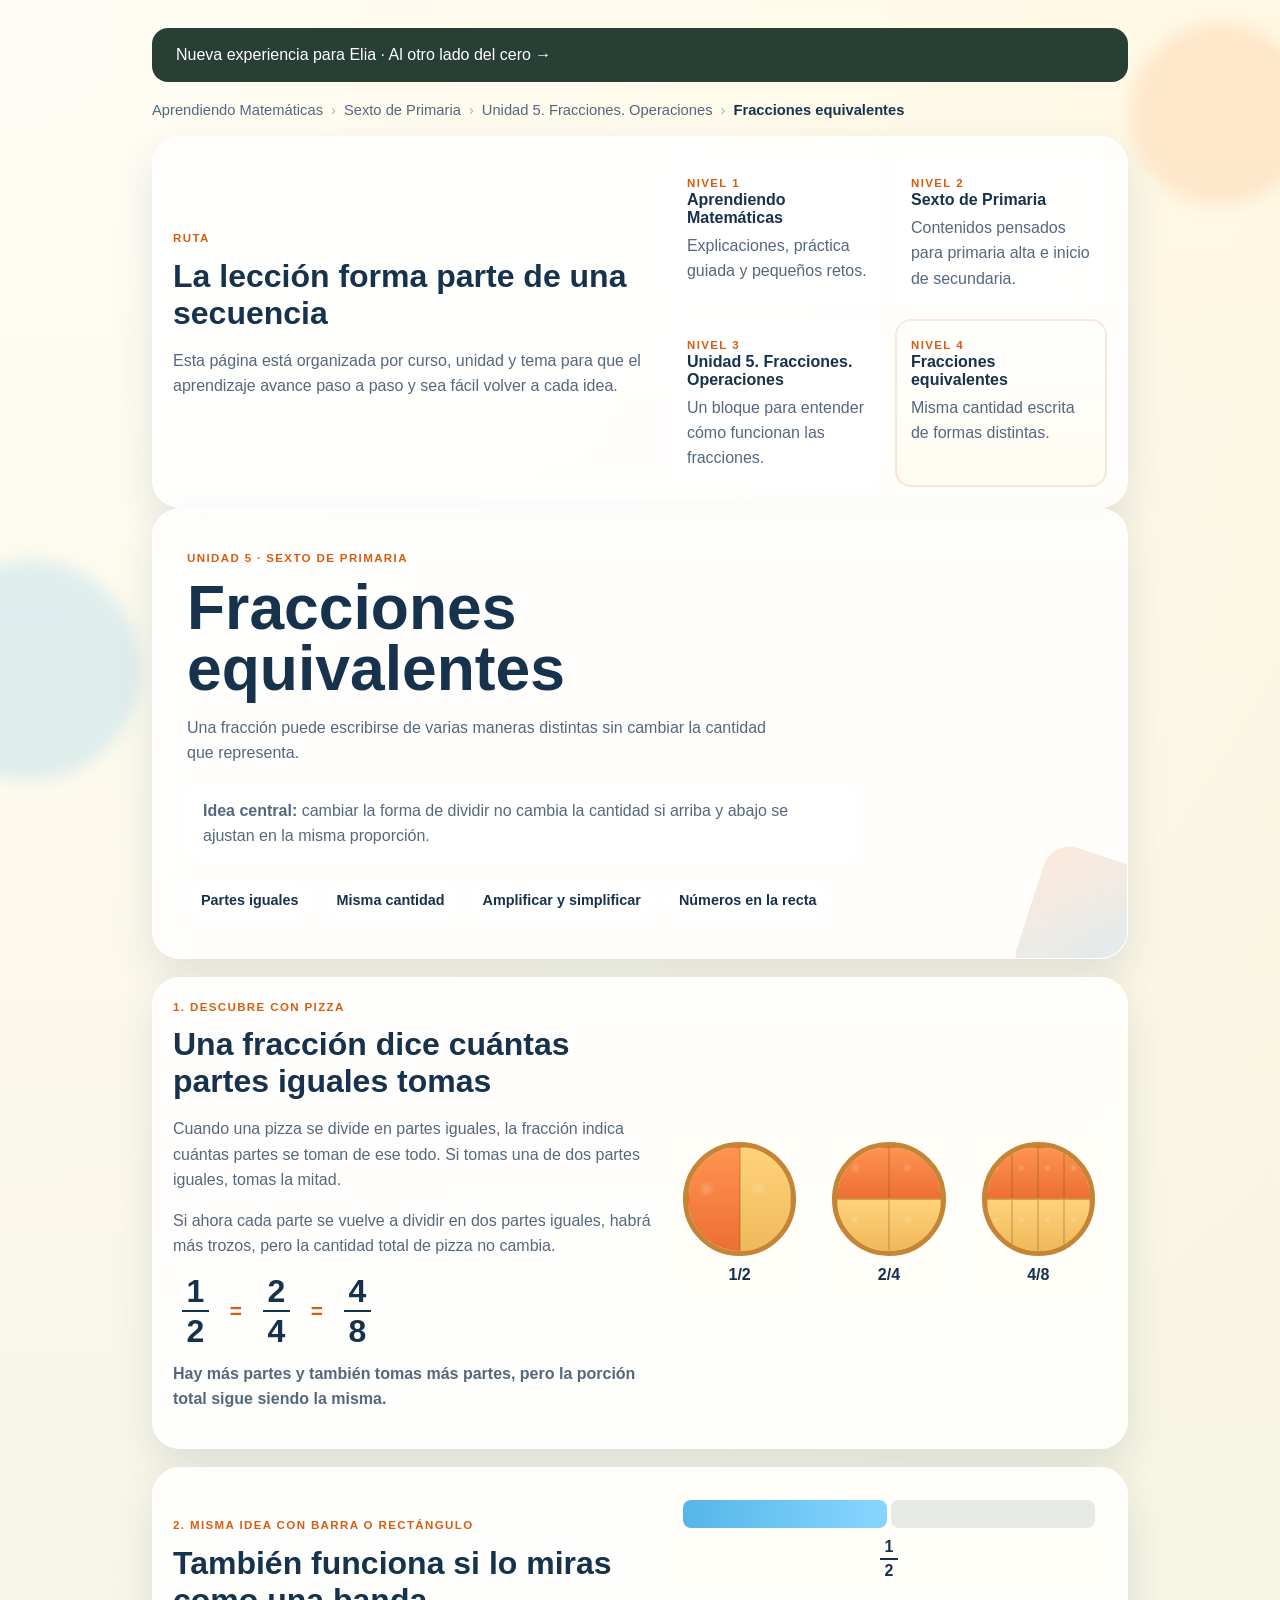
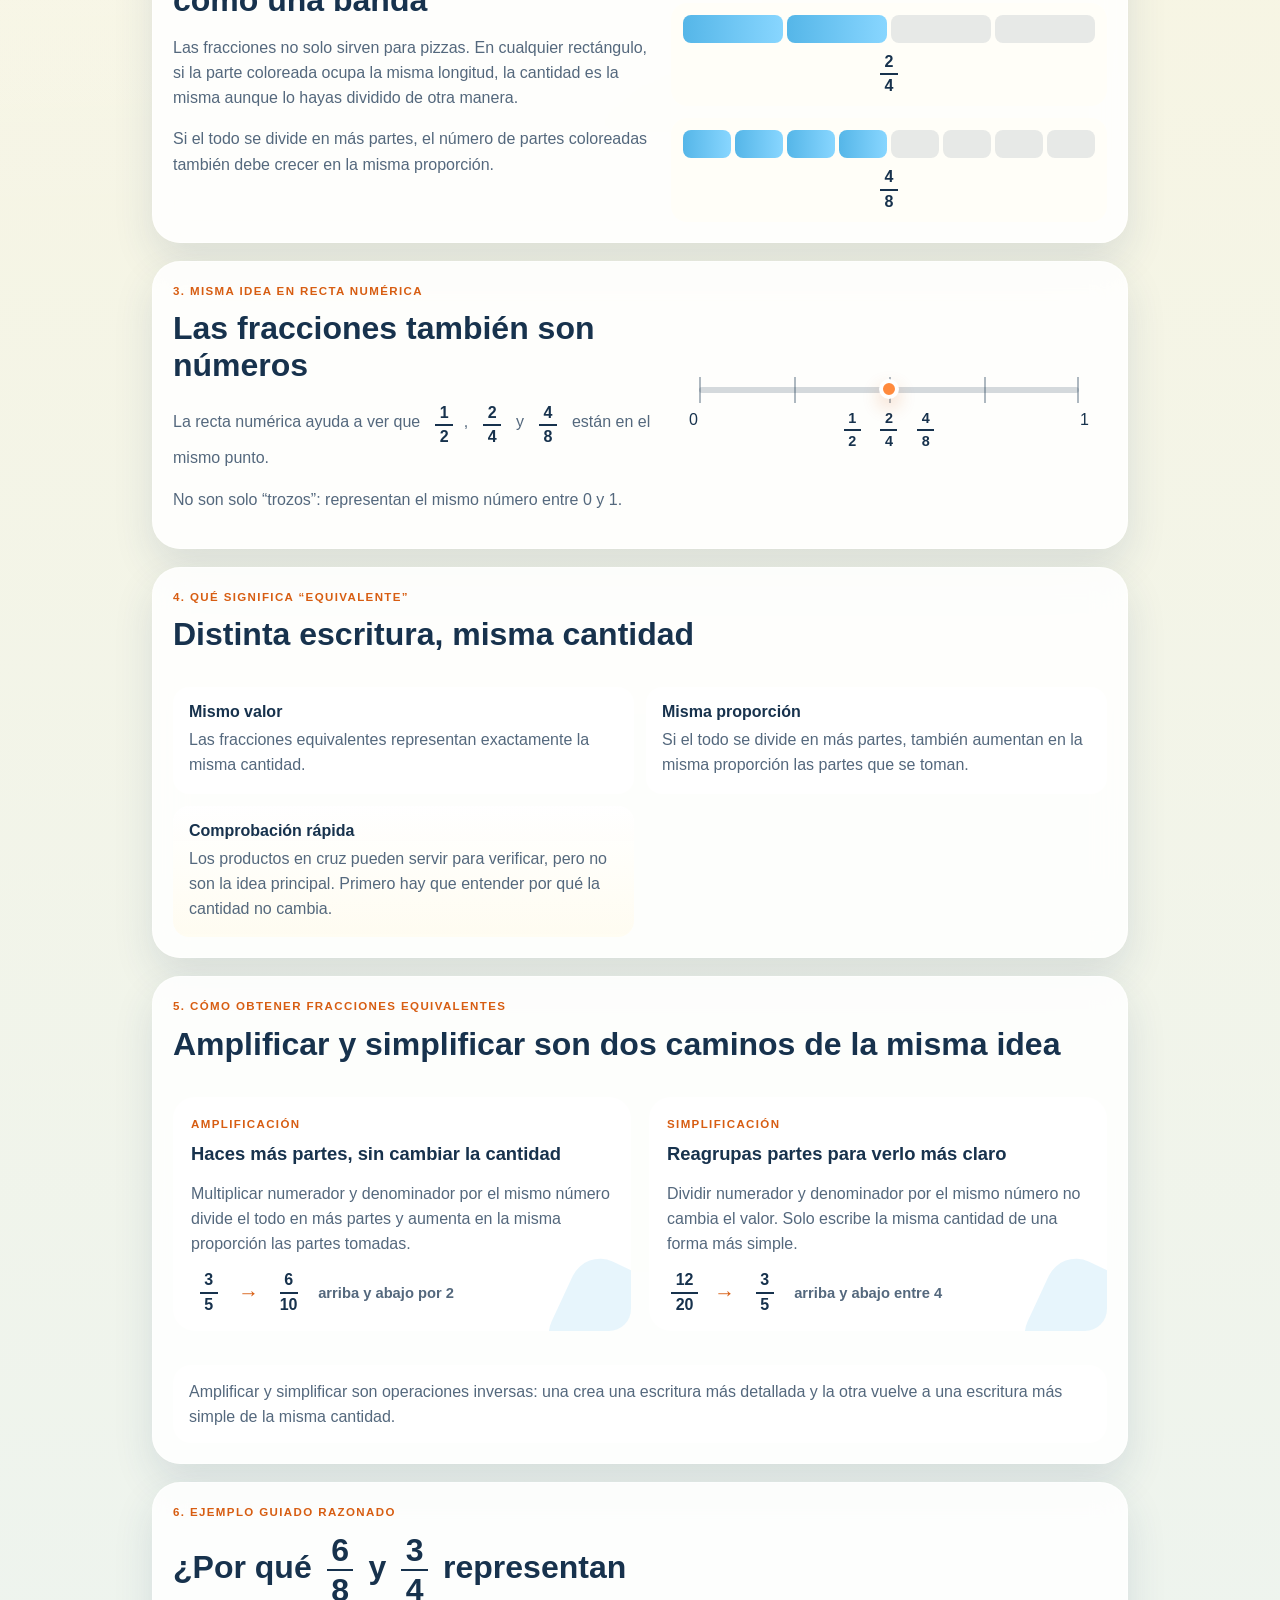
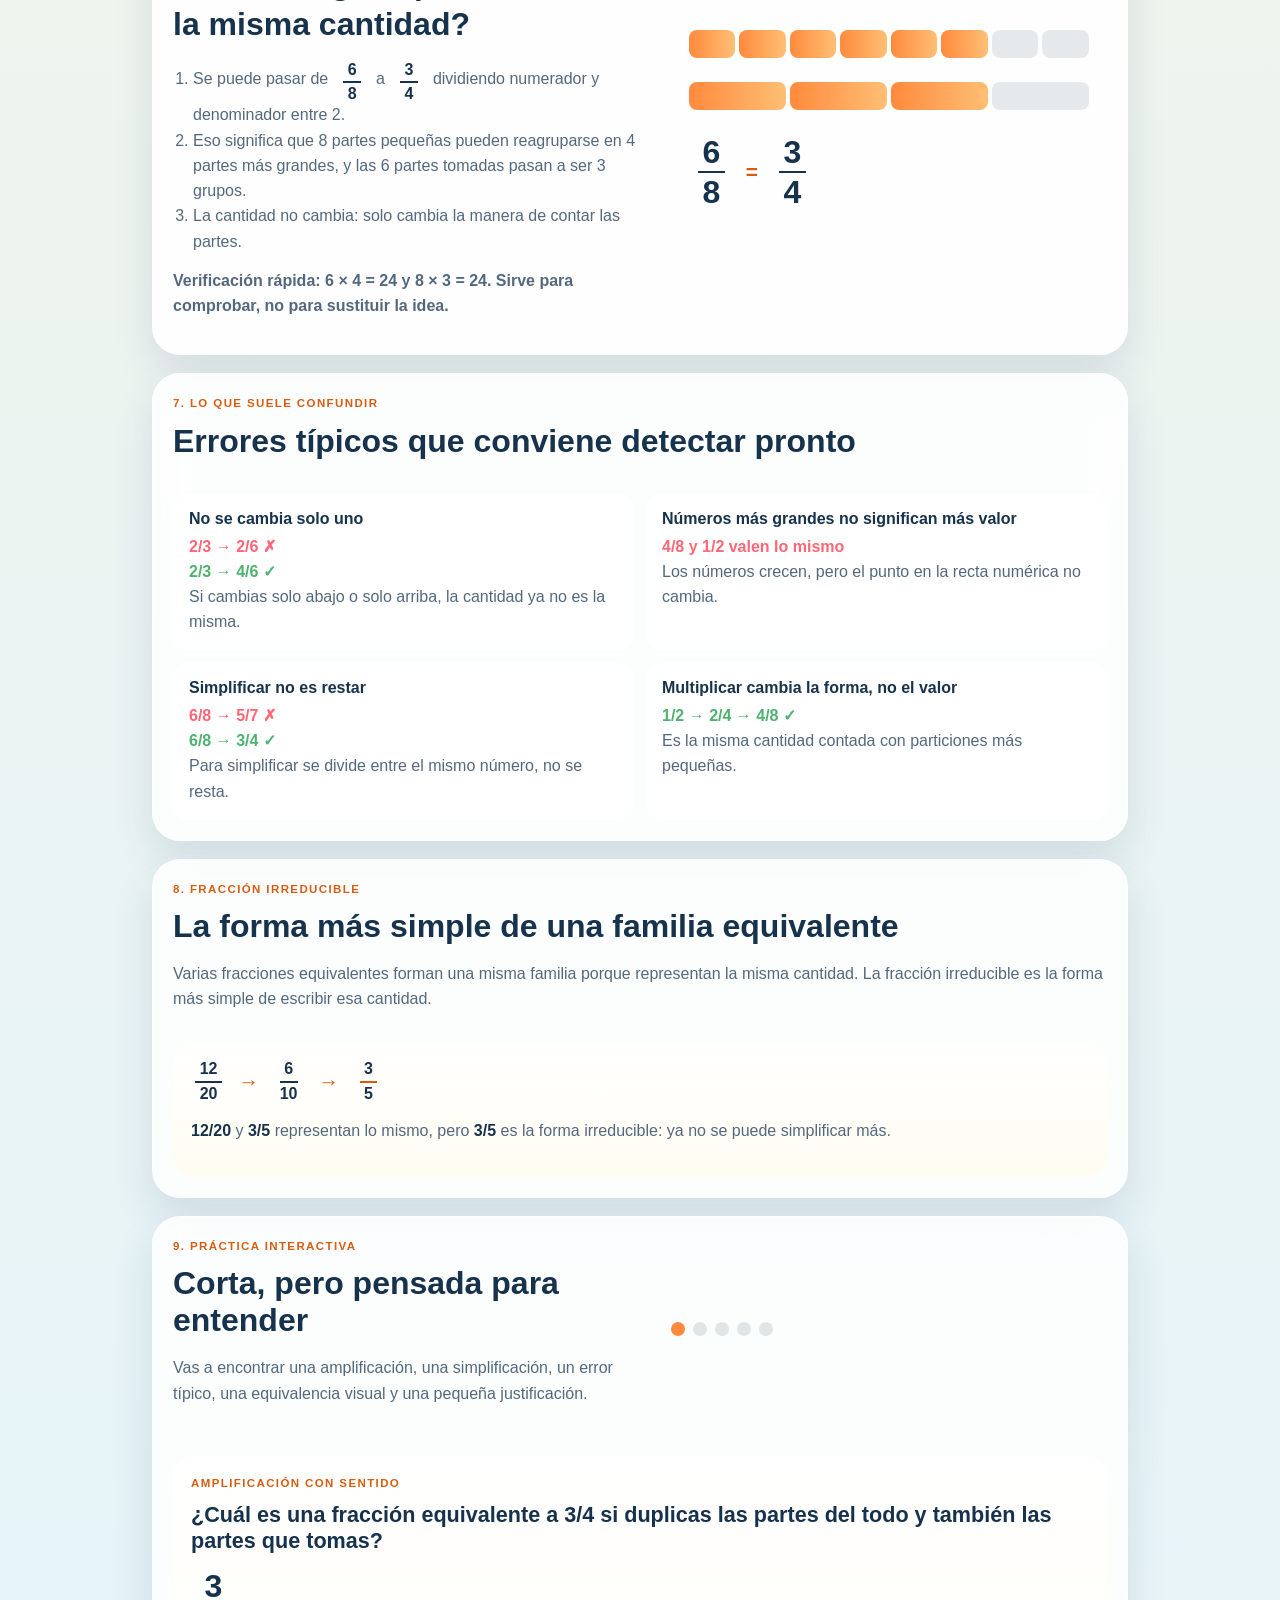
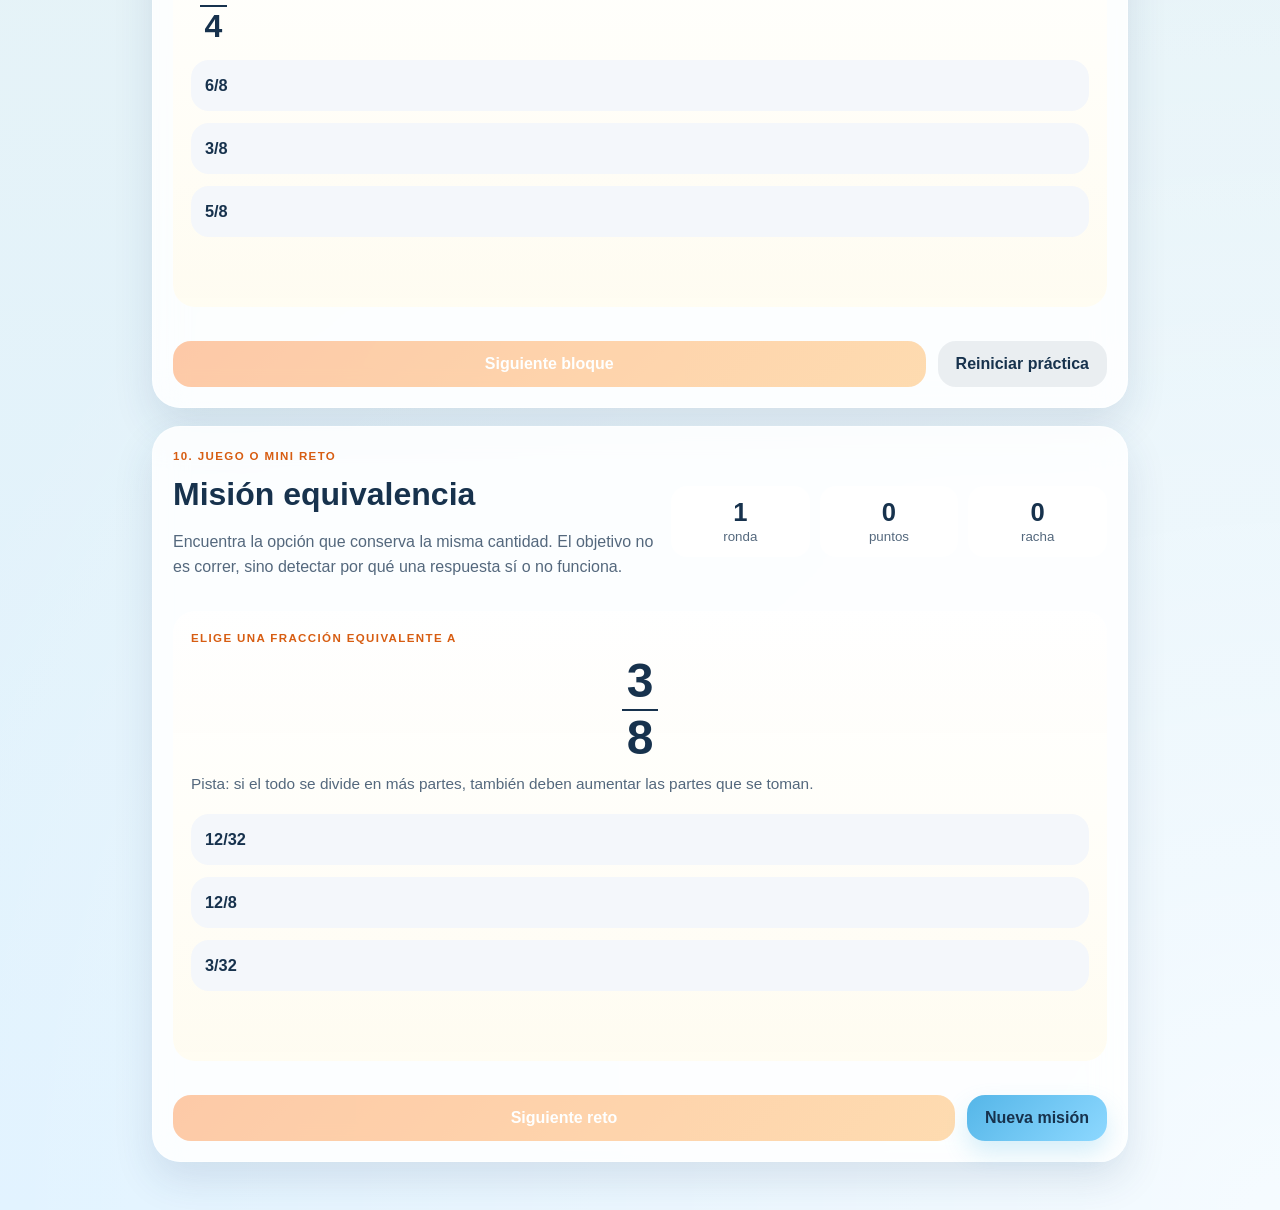
<file: index.html>
<!DOCTYPE html>
<html lang="es">
  <head>
    <meta charset="UTF-8" />
    <meta name="viewport" content="width=device-width, initial-scale=1.0" />
    <title>Fracciones equivalentes | Aprendiendo Matemáticas</title>
    <link rel="stylesheet" href="style.css" />
  </head>
  <body>
    <main class="app-shell">
      <a href="negativos/index.html" style="display:block;padding:18px 24px;background:#283f36;color:#fff;border-radius:16px;text-decoration:none;margin-bottom:20px">Nueva experiencia para Elia · Al otro lado del cero →</a>
      <nav class="breadcrumb" aria-label="Ruta de aprendizaje">
        <span>Aprendiendo Matemáticas</span>
        <span>Sexto de Primaria</span>
        <span>Unidad 5. Fracciones. Operaciones</span>
        <strong>Fracciones equivalentes</strong>
      </nav>

      <section class="panel learning-path">
        <div class="path-copy">
          <p class="section-label">Ruta</p>
          <h2>La lección forma parte de una secuencia</h2>
          <p>
            Esta página está organizada por curso, unidad y tema para que el
            aprendizaje avance paso a paso y sea fácil volver a cada idea.
          </p>
        </div>
        <div class="path-levels" aria-label="Estructura de contenidos">
          <article class="path-card">
            <span class="path-step">Nivel 1</span>
            <strong>Aprendiendo Matemáticas</strong>
            <p>Explicaciones, práctica guiada y pequeños retos.</p>
          </article>
          <article class="path-card">
            <span class="path-step">Nivel 2</span>
            <strong>Sexto de Primaria</strong>
            <p>Contenidos pensados para primaria alta e inicio de secundaria.</p>
          </article>
          <article class="path-card">
            <span class="path-step">Nivel 3</span>
            <strong>Unidad 5. Fracciones. Operaciones</strong>
            <p>Un bloque para entender cómo funcionan las fracciones.</p>
          </article>
          <article class="path-card current">
            <span class="path-step">Nivel 4</span>
            <strong>Fracciones equivalentes</strong>
            <p>Misma cantidad escrita de formas distintas.</p>
          </article>
        </div>
      </section>

      <section class="hero">
        <p class="eyebrow">Unidad 5 · Sexto de Primaria</p>
        <h1>Fracciones equivalentes</h1>
        <p class="hero-copy">
          Una fracción puede escribirse de varias maneras distintas sin cambiar
          la cantidad que representa.
        </p>
        <p class="idea-line">
          <strong>Idea central:</strong> cambiar la forma de dividir no cambia
          la cantidad si arriba y abajo se ajustan en la misma proporción.
        </p>
        <div class="hero-badges" aria-label="Ideas clave">
          <span>Partes iguales</span>
          <span>Misma cantidad</span>
          <span>Amplificar y simplificar</span>
          <span>Números en la recta</span>
        </div>
      </section>

      <section class="panel lesson-block discover-panel">
        <div>
          <p class="section-label">1. Descubre con pizza</p>
          <h2>Una fracción dice cuántas partes iguales tomas</h2>
          <p>
            Cuando una pizza se divide en partes iguales, la fracción indica
            cuántas partes se toman de ese todo. Si tomas una de dos partes
            iguales, tomas la mitad.
          </p>
          <p>
            Si ahora cada parte se vuelve a dividir en dos partes iguales,
            habrá más trozos, pero la cantidad total de pizza no cambia.
          </p>
          <div class="equality-row">
            <span class="fraction fraction--lg" aria-label="un medio">
              <span class="fraction__top">1</span>
              <span class="fraction__bottom">2</span>
            </span>
            <span class="equals">=</span>
            <span class="fraction fraction--lg" aria-label="dos cuartos">
              <span class="fraction__top">2</span>
              <span class="fraction__bottom">4</span>
            </span>
            <span class="equals">=</span>
            <span class="fraction fraction--lg" aria-label="cuatro octavos">
              <span class="fraction__top">4</span>
              <span class="fraction__bottom">8</span>
            </span>
          </div>
          <p class="support-text">
            Hay más partes y también tomas más partes, pero la porción total
            sigue siendo la misma.
          </p>
        </div>

        <div class="pizza-board" aria-hidden="true">
          <article class="pizza-card">
            <div class="pizza pizza-2">
              <span class="slice active"></span>
              <span class="slice"></span>
            </div>
            <div class="compact-fraction">1/2</div>
          </article>
          <article class="pizza-card">
            <div class="pizza pizza-4">
              <span class="slice active"></span>
              <span class="slice active"></span>
              <span class="slice"></span>
              <span class="slice"></span>
            </div>
            <div class="compact-fraction">2/4</div>
          </article>
          <article class="pizza-card">
            <div class="pizza pizza-8">
              <span class="slice active"></span>
              <span class="slice active"></span>
              <span class="slice active"></span>
              <span class="slice active"></span>
              <span class="slice"></span>
              <span class="slice"></span>
              <span class="slice"></span>
              <span class="slice"></span>
            </div>
            <div class="compact-fraction">4/8</div>
          </article>
        </div>
      </section>

      <section class="panel lesson-block rectangle-panel">
        <div>
          <p class="section-label">2. Misma idea con barra o rectángulo</p>
          <h2>También funciona si lo miras como una banda</h2>
          <p>
            Las fracciones no solo sirven para pizzas. En cualquier rectángulo,
            si la parte coloreada ocupa la misma longitud, la cantidad es la
            misma aunque lo hayas dividido de otra manera.
          </p>
          <p>
            Si el todo se divide en más partes, el número de partes coloreadas
            también debe crecer en la misma proporción.
          </p>
        </div>

        <div class="bar-stack" aria-hidden="true">
          <article class="bar-card">
            <div class="bar bar-2">
              <span class="bar-piece filled"></span>
              <span class="bar-piece"></span>
            </div>
            <span class="fraction" aria-label="un medio">
              <span class="fraction__top">1</span>
              <span class="fraction__bottom">2</span>
            </span>
          </article>
          <article class="bar-card">
            <div class="bar bar-4">
              <span class="bar-piece filled"></span>
              <span class="bar-piece filled"></span>
              <span class="bar-piece"></span>
              <span class="bar-piece"></span>
            </div>
            <span class="fraction" aria-label="dos cuartos">
              <span class="fraction__top">2</span>
              <span class="fraction__bottom">4</span>
            </span>
          </article>
          <article class="bar-card">
            <div class="bar bar-8">
              <span class="bar-piece filled"></span>
              <span class="bar-piece filled"></span>
              <span class="bar-piece filled"></span>
              <span class="bar-piece filled"></span>
              <span class="bar-piece"></span>
              <span class="bar-piece"></span>
              <span class="bar-piece"></span>
              <span class="bar-piece"></span>
            </div>
            <span class="fraction" aria-label="cuatro octavos">
              <span class="fraction__top">4</span>
              <span class="fraction__bottom">8</span>
            </span>
          </article>
        </div>
      </section>

      <section class="panel lesson-block number-panel">
        <div>
          <p class="section-label">3. Misma idea en recta numérica</p>
          <h2>Las fracciones también son números</h2>
          <p>
            La recta numérica ayuda a ver que
            <span class="fraction-inline">
              <span class="fraction" aria-label="un medio">
                <span class="fraction__top">1</span>
                <span class="fraction__bottom">2</span>
              </span>
            </span>,
            <span class="fraction-inline">
              <span class="fraction" aria-label="dos cuartos">
                <span class="fraction__top">2</span>
                <span class="fraction__bottom">4</span>
              </span>
            </span>
            y
            <span class="fraction-inline">
              <span class="fraction" aria-label="cuatro octavos">
                <span class="fraction__top">4</span>
                <span class="fraction__bottom">8</span>
              </span>
            </span>
            están en el mismo punto.
          </p>
          <p>
            No son solo “trozos”: representan el mismo número entre 0 y 1.
          </p>
        </div>

        <div class="number-line-card" aria-hidden="true">
          <div class="number-line">
            <span class="tick tick-start"></span>
            <span class="tick tick-quarter"></span>
            <span class="tick tick-half"></span>
            <span class="tick tick-threequarters"></span>
            <span class="tick tick-end"></span>
            <span class="point point-half"></span>
          </div>
          <div class="number-labels">
            <span>0</span>
            <span class="number-family">
              <span class="fraction fraction--sm">
                <span class="fraction__top">1</span>
                <span class="fraction__bottom">2</span>
              </span>
              <span class="fraction fraction--sm">
                <span class="fraction__top">2</span>
                <span class="fraction__bottom">4</span>
              </span>
              <span class="fraction fraction--sm">
                <span class="fraction__top">4</span>
                <span class="fraction__bottom">8</span>
              </span>
            </span>
            <span>1</span>
          </div>
        </div>
      </section>

      <section class="panel lesson-block meaning-panel">
        <div>
          <p class="section-label">4. Qué significa “equivalente”</p>
          <h2>Distinta escritura, misma cantidad</h2>
        </div>
        <div class="meaning-grid">
          <article class="meaning-card">
            <strong>Mismo valor</strong>
            <p>
              Las fracciones equivalentes representan exactamente la misma
              cantidad.
            </p>
          </article>
          <article class="meaning-card">
            <strong>Misma proporción</strong>
            <p>
              Si el todo se divide en más partes, también aumentan en la misma
              proporción las partes que se toman.
            </p>
          </article>
          <article class="meaning-card note-card">
            <strong>Comprobación rápida</strong>
            <p>
              Los productos en cruz pueden servir para verificar, pero no son
              la idea principal. Primero hay que entender por qué la cantidad
              no cambia.
            </p>
          </article>
        </div>
      </section>

      <section class="panel lesson-block methods-panel">
        <div>
          <p class="section-label">5. Cómo obtener fracciones equivalentes</p>
          <h2>Amplificar y simplificar son dos caminos de la misma idea</h2>
        </div>
        <div class="concept-grid">
          <article class="concept-card">
            <p class="section-label">Amplificación</p>
            <h3>Haces más partes, sin cambiar la cantidad</h3>
            <p>
              Multiplicar numerador y denominador por el mismo número divide el
              todo en más partes y aumenta en la misma proporción las partes
              tomadas.
            </p>
            <div class="fraction-story">
              <span class="fraction">
                <span class="fraction__top">3</span>
                <span class="fraction__bottom">5</span>
              </span>
              <span class="story-arrow">→</span>
              <span class="fraction">
                <span class="fraction__top">6</span>
                <span class="fraction__bottom">10</span>
              </span>
              <span class="story-note">arriba y abajo por 2</span>
            </div>
          </article>
          <article class="concept-card">
            <p class="section-label">Simplificación</p>
            <h3>Reagrupas partes para verlo más claro</h3>
            <p>
              Dividir numerador y denominador por el mismo número no cambia el
              valor. Solo escribe la misma cantidad de una forma más simple.
            </p>
            <div class="fraction-story">
              <span class="fraction">
                <span class="fraction__top">12</span>
                <span class="fraction__bottom">20</span>
              </span>
              <span class="story-arrow">→</span>
              <span class="fraction">
                <span class="fraction__top">3</span>
                <span class="fraction__bottom">5</span>
              </span>
              <span class="story-note">arriba y abajo entre 4</span>
            </div>
          </article>
        </div>
        <p class="relationship-note">
          Amplificar y simplificar son operaciones inversas: una crea una
          escritura más detallada y la otra vuelve a una escritura más simple
          de la misma cantidad.
        </p>
      </section>

      <section class="panel lesson-block example-panel">
        <div class="example-copy">
          <p class="section-label">6. Ejemplo guiado razonado</p>
          <h2>
            ¿Por qué
            <span class="fraction-inline">
              <span class="fraction">
                <span class="fraction__top">6</span>
                <span class="fraction__bottom">8</span>
              </span>
            </span>
            y
            <span class="fraction-inline">
              <span class="fraction">
                <span class="fraction__top">3</span>
                <span class="fraction__bottom">4</span>
              </span>
            </span>
            representan la misma cantidad?
          </h2>
          <ol>
            <li>
              Se puede pasar de
              <span class="fraction-inline">
                <span class="fraction">
                  <span class="fraction__top">6</span>
                  <span class="fraction__bottom">8</span>
                </span>
              </span>
              a
              <span class="fraction-inline">
                <span class="fraction">
                  <span class="fraction__top">3</span>
                  <span class="fraction__bottom">4</span>
                </span>
              </span>
              dividiendo numerador y denominador entre 2.
            </li>
            <li>
              Eso significa que 8 partes pequeñas pueden reagruparse en 4
              partes más grandes, y las 6 partes tomadas pasan a ser 3 grupos.
            </li>
            <li>
              La cantidad no cambia: solo cambia la manera de contar las
              partes.
            </li>
          </ol>
          <p class="support-text">
            Verificación rápida: 6 × 4 = 24 y 8 × 3 = 24. Sirve para comprobar,
            no para sustituir la idea.
          </p>
        </div>
        <div class="example-visual">
          <div class="bar-compare" aria-hidden="true">
            <div class="bar bar-8 soft">
              <span class="bar-piece filled"></span>
              <span class="bar-piece filled"></span>
              <span class="bar-piece filled"></span>
              <span class="bar-piece filled"></span>
              <span class="bar-piece filled"></span>
              <span class="bar-piece filled"></span>
              <span class="bar-piece"></span>
              <span class="bar-piece"></span>
            </div>
            <div class="bar bar-4 soft">
              <span class="bar-piece filled"></span>
              <span class="bar-piece filled"></span>
              <span class="bar-piece filled"></span>
              <span class="bar-piece"></span>
            </div>
          </div>
          <div class="equality-row">
            <span class="fraction fraction--lg">
              <span class="fraction__top">6</span>
              <span class="fraction__bottom">8</span>
            </span>
            <span class="equals">=</span>
            <span class="fraction fraction--lg">
              <span class="fraction__top">3</span>
              <span class="fraction__bottom">4</span>
            </span>
          </div>
        </div>
      </section>

      <section class="panel lesson-block confusion-panel">
        <div>
          <p class="section-label">7. Lo que suele confundir</p>
          <h2>Errores típicos que conviene detectar pronto</h2>
        </div>
        <div class="confusion-grid">
          <article class="mistake-card">
            <strong>No se cambia solo uno</strong>
            <p class="bad-example">2/3 → 2/6 ✗</p>
            <p class="good-example">2/3 → 4/6 ✓</p>
            <p>Si cambias solo abajo o solo arriba, la cantidad ya no es la misma.</p>
          </article>
          <article class="mistake-card">
            <strong>Números más grandes no significan más valor</strong>
            <p class="bad-example">4/8 y 1/2 valen lo mismo</p>
            <p>Los números crecen, pero el punto en la recta numérica no cambia.</p>
          </article>
          <article class="mistake-card">
            <strong>Simplificar no es restar</strong>
            <p class="bad-example">6/8 → 5/7 ✗</p>
            <p class="good-example">6/8 → 3/4 ✓</p>
            <p>Para simplificar se divide entre el mismo número, no se resta.</p>
          </article>
          <article class="mistake-card">
            <strong>Multiplicar cambia la forma, no el valor</strong>
            <p class="good-example">1/2 → 2/4 → 4/8 ✓</p>
            <p>Es la misma cantidad contada con particiones más pequeñas.</p>
          </article>
        </div>
      </section>

      <section class="panel lesson-block irreducible-panel">
        <div>
          <p class="section-label">8. Fracción irreducible</p>
          <h2>La forma más simple de una familia equivalente</h2>
          <p>
            Varias fracciones equivalentes forman una misma familia porque
            representan la misma cantidad. La fracción irreducible es la forma
            más simple de escribir esa cantidad.
          </p>
        </div>
        <div class="family-card">
          <div class="family-row">
            <span class="fraction">
              <span class="fraction__top">12</span>
              <span class="fraction__bottom">20</span>
            </span>
            <span class="story-arrow">→</span>
            <span class="fraction">
              <span class="fraction__top">6</span>
              <span class="fraction__bottom">10</span>
            </span>
            <span class="story-arrow">→</span>
            <span class="fraction family-final">
              <span class="fraction__top">3</span>
              <span class="fraction__bottom">5</span>
            </span>
          </div>
          <p>
            <span class="compact-fraction">12/20</span> y
            <span class="compact-fraction">3/5</span> representan lo mismo, pero
            <span class="compact-fraction">3/5</span> es la forma irreducible:
            ya no se puede simplificar más.
          </p>
        </div>
      </section>

      <section class="panel lesson-block practice-panel">
        <div class="practice-head">
          <div>
            <p class="section-label">9. Práctica interactiva</p>
            <h2>Corta, pero pensada para entender</h2>
            <p>
              Vas a encontrar una amplificación, una simplificación, un error
              típico, una equivalencia visual y una pequeña justificación.
            </p>
          </div>
          <div id="practice-tracker" class="practice-tracker" aria-label="Progreso de práctica"></div>
        </div>

        <div class="practice-card">
          <p id="practice-type" class="practice-type">Amplificación con sentido</p>
          <h3 id="practice-question" class="practice-question"></h3>
          <div id="practice-visual" class="practice-visual"></div>
          <div id="practice-options" class="practice-options" role="list"></div>
          <p id="practice-feedback" class="feedback" aria-live="polite"></p>
        </div>

        <div class="practice-actions">
          <button id="practice-next" class="primary-button" type="button" disabled>
            Siguiente bloque
          </button>
          <button id="practice-restart" class="ghost-button" type="button">
            Reiniciar práctica
          </button>
        </div>
      </section>

      <section class="panel lesson-block game">
        <div class="game-head">
          <div>
            <p class="section-label">10. Juego o mini reto</p>
            <h2>Misión equivalencia</h2>
            <p>
              Encuentra la opción que conserva la misma cantidad. El objetivo no
              es correr, sino detectar por qué una respuesta sí o no funciona.
            </p>
          </div>
          <div class="scoreboard" aria-label="Marcador">
            <div><span id="round">1</span><small>ronda</small></div>
            <div><span id="score">0</span><small>puntos</small></div>
            <div><span id="streak">0</span><small>racha</small></div>
          </div>
        </div>

        <div class="challenge-card">
          <p class="challenge-label">Elige una fracción equivalente a</p>
          <div id="question" class="challenge-fraction"></div>
          <p id="game-hint" class="game-hint">
            Pista: piensa si el todo se ha dividido de otra forma sin cambiar la cantidad.
          </p>
          <div id="options" class="options" role="list"></div>
          <p id="feedback" class="feedback" aria-live="polite"></p>
        </div>

        <div class="game-actions">
          <button id="next-button" class="primary-button" type="button" disabled>
            Siguiente reto
          </button>
          <button id="restart-button" class="secondary-button" type="button">
            Nueva misión
          </button>
        </div>
      </section>
    </main>

    <script src="app.js"></script>
  </body>
</html>
</file>
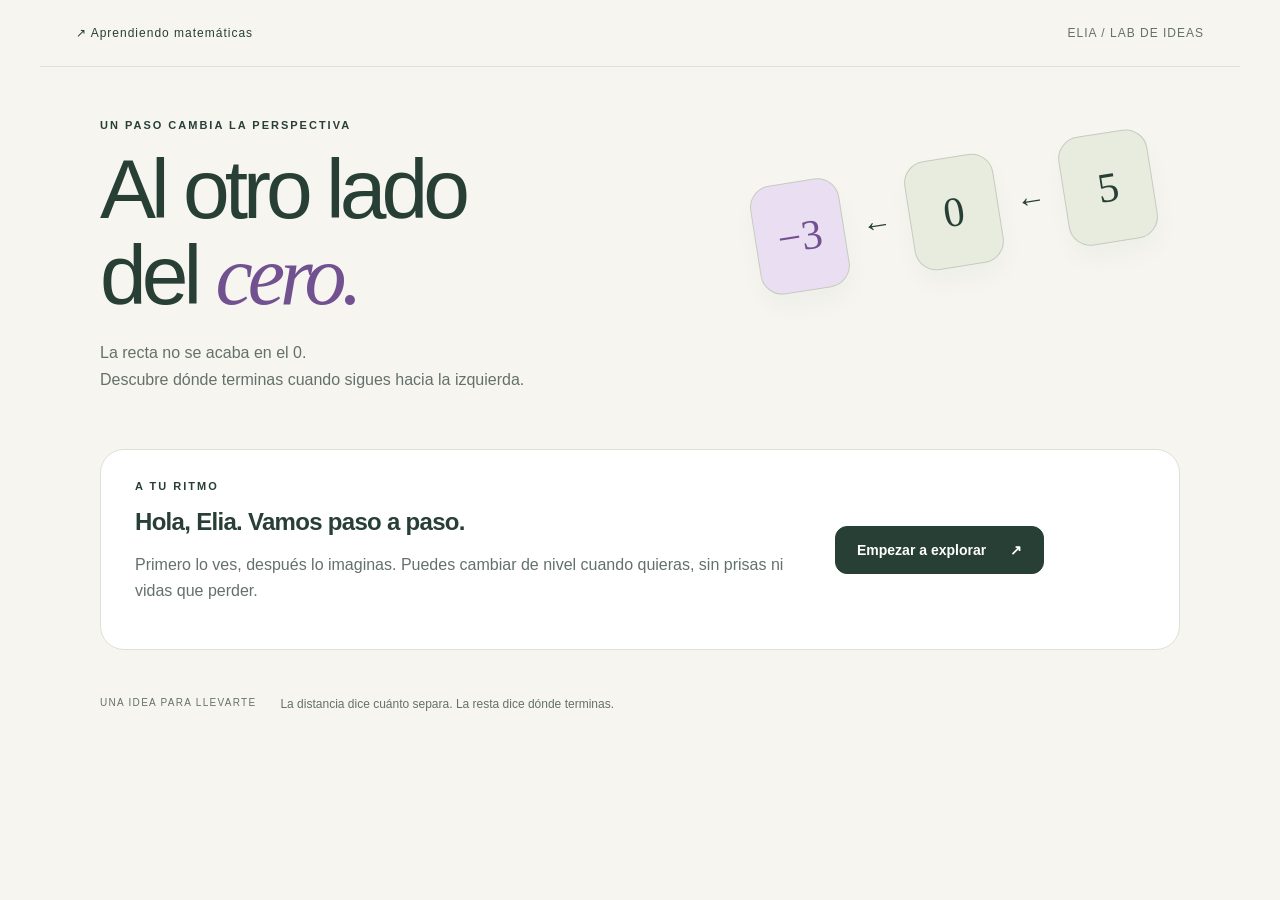
<file: negativos/index.html>
<!doctype html>
<html lang="es">
<head>
  <meta charset="UTF-8"><meta name="viewport" content="width=device-width, initial-scale=1">
  <title>Al otro lado del cero · Elia</title>
  <link rel="stylesheet" href="styles.css">
  <script defer src="questions.js"></script><script defer src="numberLine.js"></script><script defer src="app.js"></script>
</head>
<body>
<header class="topbar"><a href="../index.html">↗ Aprendiendo matemáticas</a><span>ELIA / LAB DE IDEAS</span></header>
<main>
  <section class="intro"><p class="eyebrow">UN PASO CAMBIA LA PERSPECTIVA</p><h1>Al otro lado<br>del <em>cero.</em></h1><p>La recta no se acaba en el 0.<br>Descubre dónde terminas cuando sigues hacia la izquierda.</p><div class="intro-art" aria-hidden="true"><span>−3</span><i>←</i><span>0</span><i>←</i><span>5</span></div></section>
  <section id="welcome" class="card welcome"><div><p class="eyebrow">A TU RITMO</p><h2>Hola, Elia. Vamos paso a paso.</h2><p>Primero lo ves, después lo imaginas. Puedes cambiar de nivel cuando quieras, sin prisas ni vidas que perder.</p></div><button id="start" class="primary">Empezar a explorar <span>↗</span></button></section>
  <section id="game" hidden aria-label="Juego de restas">
    <div class="toolbar"><div class="mode-switch" role="group" aria-label="Modo de juego"><button id="practice-mode" aria-pressed="true">Explorar restas</button><button id="contrast-mode" aria-pressed="false">¿Distancia o resultado?</button></div><label class="level-label">Nivel <select id="level"><option value="1">1 · Sin negativos</option><option value="2">2 · Cruzando el cero</option><option value="3">3 · Menos ayuda</option><option value="4">4 · Pensamiento mental</option></select></label></div>
    <div class="stats" aria-label="Progreso de sesión"><span><strong id="done">0</strong> realizados</span><span><strong id="correct">0</strong> aciertos al primer intento</span><span><strong id="streak">0</strong> racha actual</span><span id="level-status">Nivel 1</span></div>
    <section class="card exercise"><div class="exercise-heading"><span id="theme" class="tag"></span><span id="question-count" class="small"></span></div><p id="instruction" class="small"></p><h2 id="story"></h2><div id="operation" class="operation"></div>
      <section id="line-panel" class="line-panel" aria-label="Recta numérica interactiva"><div class="line-title"><h3 id="line-heading">Tu recorrido</h3><span class="small">← Restar es ir hacia la izquierda</span></div><div class="line-controls"><button id="step" class="secondary">← Un paso</button><button id="play" class="primary">Ver todos los pasos</button><button id="reset-line" class="text-button">Volver al inicio</button><span id="remaining" class="small"></span></div><p id="step-status" role="status" aria-live="polite"></p><div id="line-scroll" class="line-scroll" tabindex="0" aria-label="Recta numérica; desplázate horizontalmente para explorarla"><div id="number-line"></div></div><div class="legend"><span>● Por debajo de cero</span><span>● Por encima de cero</span></div><p id="meaning" class="meaning"></p></section>
      <form id="answer-form" novalidate><label for="answer" id="answer-label">¿Dónde terminas?</label><div class="answer-row"><input id="answer" type="text" inputmode="numeric" autocomplete="off" placeholder="Tu respuesta" aria-describedby="validation" maxlength="8"><button type="button" id="minus" aria-label="Cambiar el signo de la respuesta">+/−</button><button type="submit" id="check" class="primary">Comprobar <span>↗</span></button></div><p id="validation" role="status"></p></form>
      <div id="feedback" class="feedback" hidden role="status"></div>
      <section id="distance-panel" hidden class="distance-panel" aria-label="Representación de distancia"><p id="distance-copy"></p><div id="distance-visual"></div></section>

      <div class="exercise-footer"><p id="footer-hint" class="small">Puedes probar, observar y volver a intentarlo.</p><button id="next" class="primary" hidden>Siguiente reto →</button></div>
    </section><div class="session-footer"><p>Equivocarse también es una forma de explorar.</p><button id="restart" class="text-button">Empezar otra partida ↻</button></div>
  </section>
  <footer>UNA IDEA PARA LLEVARTE <span>La distancia dice cuánto separa. La resta dice dónde terminas.</span></footer>
</main>
</body></html>
</file>
<file: style.css>
:root {
  --bg-top: #fff6da;
  --bg-bottom: #dff2ff;
  --panel: rgba(255, 255, 255, 0.86);
  --panel-strong: #fffef8;
  --ink: #17324d;
  --muted: #54687d;
  --accent: #ff8a3d;
  --accent-dark: #d75d12;
  --sky: #55b6e8;
  --leaf: #4fb36f;
  --rose: #ff6676;
  --gold: #f1c04f;
  --line: rgba(23, 50, 77, 0.12);
  --shadow: 0 18px 40px rgba(34, 65, 103, 0.12);
  --radius-xl: 28px;
  --radius-lg: 22px;
  --radius-md: 16px;
}

* {
  box-sizing: border-box;
}

body {
  margin: 0;
  min-height: 100vh;
  font-family: "Avenir Next", "Trebuchet MS", "Segoe UI", sans-serif;
  color: var(--ink);
  background:
    radial-gradient(circle at top left, rgba(255, 255, 255, 0.76), transparent 30%),
    radial-gradient(circle at bottom right, rgba(255, 255, 255, 0.7), transparent 24%),
    linear-gradient(180deg, var(--bg-top), var(--bg-bottom));
}

body::before,
body::after {
  content: "";
  position: fixed;
  z-index: -1;
  border-radius: 999px;
  filter: blur(8px);
}

body::before {
  width: 180px;
  height: 180px;
  top: 24px;
  right: -30px;
  background: rgba(255, 170, 109, 0.22);
}

body::after {
  width: 220px;
  height: 220px;
  left: -80px;
  bottom: 120px;
  background: rgba(85, 182, 232, 0.18);
}

.app-shell {
  width: min(100%, 1020px);
  margin: 0 auto;
  padding: 18px 14px 40px;
}

.hero,
.panel {
  background: var(--panel);
  backdrop-filter: blur(16px);
  border: 1px solid rgba(255, 255, 255, 0.55);
  border-radius: var(--radius-xl);
  box-shadow: var(--shadow);
}

.panel {
  margin-top: 18px;
  padding: 20px;
}

.hero {
  padding: 28px 20px;
  position: relative;
  overflow: hidden;
}

.hero::after {
  content: "";
  position: absolute;
  inset: auto -40px -40px auto;
  width: 140px;
  height: 140px;
  border-radius: 26px;
  background: linear-gradient(135deg, rgba(255, 138, 61, 0.18), rgba(85, 182, 232, 0.25));
  transform: rotate(18deg);
}

.eyebrow,
.section-label,
.path-step,
.practice-type,
.challenge-label {
  text-transform: uppercase;
  letter-spacing: 0.12em;
  font-size: 0.72rem;
  font-weight: 800;
  color: var(--accent-dark);
  margin: 0 0 10px;
}

h1,
h2,
h3,
.challenge-fraction,
.practice-question {
  font-family: "Trebuchet MS", "Avenir Next Condensed", sans-serif;
}

h1 {
  font-size: clamp(2.2rem, 7vw, 3.9rem);
  line-height: 0.98;
  margin: 0;
  max-width: 10ch;
}

h2 {
  font-size: clamp(1.34rem, 4.8vw, 2rem);
  margin: 0 0 12px;
}

h3 {
  font-size: 1.15rem;
  margin: 0 0 8px;
}

p,
li {
  font-size: 1rem;
  line-height: 1.58;
  color: var(--muted);
}

.hero-copy {
  max-width: 38rem;
  margin: 16px 0 0;
}

.idea-line {
  max-width: 42rem;
  margin: 18px 0 0;
  padding: 14px 16px;
  border-radius: 18px;
  background: rgba(255, 255, 255, 0.78);
}

.support-text {
  margin-top: 14px;
  font-weight: 700;
}

.breadcrumb {
  display: flex;
  flex-wrap: wrap;
  gap: 8px;
  margin-bottom: 14px;
  font-size: 0.92rem;
  color: var(--muted);
}

.breadcrumb span,
.breadcrumb strong {
  display: inline-flex;
  align-items: center;
  gap: 8px;
}

.breadcrumb span::after {
  content: "›";
  color: rgba(23, 50, 77, 0.35);
}

.breadcrumb strong {
  color: var(--ink);
}

.learning-path,
.lesson-block,
.discover-panel,
.rectangle-panel,
.number-panel,
.example-panel,
.game-head,
.practice-head {
  display: grid;
  gap: 16px;
}

.path-levels,
.meaning-grid,
.concept-grid,
.confusion-grid {
  display: grid;
  gap: 12px;
}

.path-card,
.meaning-card,
.mistake-card {
  padding: 16px;
  border-radius: var(--radius-md);
  background: rgba(255, 255, 255, 0.76);
}

.path-card strong,
.meaning-card strong,
.mistake-card strong {
  display: block;
  color: var(--ink);
  margin-bottom: 6px;
}

.path-card p,
.meaning-card p,
.mistake-card p {
  margin: 0;
}

.path-card.current,
.note-card,
.family-card,
.practice-card,
.challenge-card,
.worked-surface {
  background:
    linear-gradient(180deg, rgba(255, 255, 255, 0.94), rgba(255, 252, 240, 0.9));
}

.path-card.current {
  box-shadow: inset 0 0 0 2px rgba(215, 93, 18, 0.14);
}

.hero-badges {
  display: flex;
  flex-wrap: wrap;
  gap: 10px;
  margin-top: 20px;
}

.hero-badges span {
  padding: 10px 14px;
  border-radius: 999px;
  background: rgba(255, 255, 255, 0.9);
  font-size: 0.9rem;
  font-weight: 700;
}

.fraction {
  display: inline-grid;
  grid-template-rows: auto auto;
  justify-items: center;
  min-width: 2.2rem;
  line-height: 1;
  color: var(--ink);
  font-weight: 800;
}

.fraction__top,
.fraction__bottom {
  display: block;
  padding: 0 0.28rem;
}

.fraction__top {
  padding-bottom: 0.2rem;
  border-bottom: 2px solid var(--ink);
}

.fraction__bottom {
  padding-top: 0.2rem;
}

.fraction--sm {
  font-size: 0.9rem;
  min-width: 1.8rem;
}

.fraction--lg {
  font-size: clamp(1.5rem, 5vw, 2rem);
  min-width: 2.8rem;
}

.fraction-inline {
  display: inline-block;
  vertical-align: middle;
  margin: 0 0.12rem;
}

.compact-fraction {
  display: inline-block;
  font-weight: 800;
  color: var(--ink);
}

.equality-row,
.fraction-story,
.family-row {
  display: flex;
  flex-wrap: wrap;
  align-items: center;
  gap: 12px;
}

.equals,
.story-arrow {
  font-size: 1.3rem;
  font-weight: 800;
  color: var(--accent-dark);
}

.story-note {
  font-size: 0.92rem;
  font-weight: 700;
  color: var(--muted);
}

.pizza-board {
  display: grid;
  grid-template-columns: 1fr;
  gap: 12px;
}

.pizza-card,
.bar-card {
  background: var(--panel-strong);
  border-radius: var(--radius-md);
  padding: 12px;
  text-align: center;
}

.pizza {
  width: 100%;
  aspect-ratio: 1;
  border-radius: 50%;
  margin-bottom: 10px;
  overflow: hidden;
  background: #f7d278;
  border: 5px solid #c68437;
}

.pizza-2 {
  display: grid;
  grid-template-columns: repeat(2, 1fr);
}

.pizza-4 {
  display: grid;
  grid-template-columns: repeat(2, 1fr);
  grid-template-rows: repeat(2, 1fr);
}

.pizza-8 {
  display: grid;
  grid-template-columns: repeat(4, 1fr);
  grid-template-rows: repeat(2, 1fr);
}

.slice {
  border: 1px solid rgba(120, 74, 16, 0.22);
  background:
    radial-gradient(circle at 35% 40%, rgba(255, 255, 255, 0.18), transparent 12%),
    linear-gradient(180deg, #ffd27a, #efb95b);
}

.slice.active {
  background:
    radial-gradient(circle at 35% 40%, rgba(255, 255, 255, 0.22), transparent 12%),
    linear-gradient(180deg, #ff9350, #ec6f35);
}

.bar-stack {
  display: grid;
  gap: 12px;
}

.bar {
  display: grid;
  gap: 4px;
  margin-bottom: 10px;
}

.bar-2 {
  grid-template-columns: repeat(2, 1fr);
}

.bar-4 {
  grid-template-columns: repeat(4, 1fr);
}

.bar-8 {
  grid-template-columns: repeat(8, 1fr);
}

.bar-piece {
  height: 28px;
  border-radius: 8px;
  background: rgba(23, 50, 77, 0.1);
}

.bar-piece.filled {
  background: linear-gradient(90deg, var(--sky), #88d6ff);
}

.bar.soft .bar-piece.filled {
  background: linear-gradient(90deg, var(--accent), #ffbf74);
}

.number-line-card,
.example-visual,
.family-card,
.practice-card,
.challenge-card {
  padding: 18px;
  border-radius: var(--radius-lg);
}

.number-line {
  position: relative;
  height: 6px;
  margin: 26px 10px 18px;
  border-radius: 999px;
  background: rgba(23, 50, 77, 0.18);
}

.tick {
  position: absolute;
  top: -10px;
  width: 2px;
  height: 26px;
  background: rgba(23, 50, 77, 0.34);
}

.tick-start {
  left: 0;
}

.tick-quarter {
  left: 25%;
}

.tick-half {
  left: 50%;
}

.tick-threequarters {
  left: 75%;
}

.tick-end {
  right: 0;
}

.point {
  position: absolute;
  top: -8px;
  width: 20px;
  height: 20px;
  border-radius: 999px;
  border: 4px solid white;
  background: var(--accent);
  box-shadow: 0 8px 18px rgba(215, 93, 18, 0.24);
}

.point-half {
  left: calc(50% - 10px);
}

.number-labels {
  display: flex;
  align-items: flex-start;
  justify-content: space-between;
  gap: 12px;
}

.number-family {
  display: inline-flex;
  align-items: center;
  flex-wrap: wrap;
  justify-content: center;
  gap: 8px;
}

.meaning-grid,
.confusion-grid,
.concept-grid {
  margin-top: 6px;
}

.concept-grid {
  gap: 18px;
}

.concept-card {
  position: relative;
  padding: 18px;
  border-radius: var(--radius-lg);
  overflow: hidden;
  background: rgba(255, 255, 255, 0.78);
}

.concept-card::after {
  content: "";
  position: absolute;
  width: 110px;
  height: 110px;
  right: -36px;
  bottom: -46px;
  border-radius: 30px;
  background: rgba(85, 182, 232, 0.14);
  transform: rotate(25deg);
}

.relationship-note {
  margin: 18px 0 0;
  padding: 14px 16px;
  border-radius: 18px;
  background: rgba(255, 255, 255, 0.74);
}

.example-panel ol {
  margin: 14px 0 0 20px;
  padding: 0;
}

.bar-compare {
  display: grid;
  gap: 14px;
  margin-bottom: 16px;
}

.bad-example,
.good-example {
  font-weight: 800;
  margin-bottom: 8px;
}

.bad-example {
  color: var(--rose);
}

.good-example {
  color: var(--leaf);
}

.family-final .fraction__top {
  border-bottom-color: var(--accent-dark);
}

.practice-tracker {
  display: flex;
  flex-wrap: wrap;
  gap: 8px;
}

.practice-dot {
  width: 14px;
  height: 14px;
  border-radius: 999px;
  background: rgba(23, 50, 77, 0.12);
}

.practice-dot.active {
  background: var(--accent);
}

.practice-dot.done {
  background: var(--leaf);
}

.practice-card {
  margin-top: 18px;
}

.practice-question {
  font-size: 1.35rem;
  margin: 0;
}

.practice-visual {
  min-height: 32px;
  margin-top: 16px;
}

.practice-options,
.options {
  display: grid;
  gap: 12px;
  margin-top: 18px;
}

.practice-option,
.option-button,
.primary-button,
.ghost-button,
.secondary-button {
  border: none;
  border-radius: 18px;
  font: inherit;
  cursor: pointer;
  transition: transform 160ms ease, box-shadow 160ms ease, background 160ms ease;
}

.practice-option,
.option-button {
  width: 100%;
  padding: 16px 14px;
  text-align: left;
  font-size: 1.02rem;
  font-weight: 800;
  background: #f4f7fb;
  color: var(--ink);
}

.practice-option:hover,
.practice-option:focus-visible,
.option-button:hover,
.option-button:focus-visible,
.primary-button:hover,
.ghost-button:hover,
.secondary-button:hover {
  transform: translateY(-1px);
}

.practice-option.correct,
.option-button.correct {
  background: rgba(79, 179, 111, 0.2);
  box-shadow: inset 0 0 0 2px rgba(79, 179, 111, 0.42);
}

.practice-option.wrong,
.option-button.wrong {
  background: rgba(255, 102, 118, 0.18);
  box-shadow: inset 0 0 0 2px rgba(255, 102, 118, 0.34);
}

.feedback {
  min-height: 34px;
  margin: 18px 0 0;
  font-weight: 700;
}

.practice-actions,
.game-actions {
  display: flex;
  flex-wrap: wrap;
  gap: 12px;
  margin-top: 18px;
}

.scoreboard {
  display: grid;
  grid-template-columns: repeat(3, 1fr);
  gap: 10px;
}

.scoreboard div {
  background: rgba(255, 255, 255, 0.76);
  border-radius: var(--radius-md);
  padding: 12px 10px;
  text-align: center;
}

.scoreboard span {
  display: block;
  font-size: 1.6rem;
  font-weight: 800;
  color: var(--ink);
}

.scoreboard small {
  color: var(--muted);
}

.challenge-fraction {
  margin: 4px 0 10px;
  min-height: 4.2rem;
  display: flex;
  align-items: center;
  justify-content: center;
}

.challenge-fraction .fraction {
  font-size: clamp(2rem, 7vw, 3rem);
  min-width: 3.2rem;
}

.game-hint {
  margin: 0 0 18px;
  font-size: 0.96rem;
}

.primary-button,
.ghost-button,
.secondary-button {
  padding: 14px 18px;
  font-weight: 800;
}

.primary-button {
  flex: 1;
  background: linear-gradient(135deg, var(--accent), #ffb050);
  color: white;
  box-shadow: 0 12px 24px rgba(215, 93, 18, 0.25);
}

.primary-button:disabled {
  opacity: 0.45;
  cursor: default;
  transform: none;
  box-shadow: none;
}

.ghost-button {
  background: rgba(23, 50, 77, 0.08);
  color: var(--ink);
}

.secondary-button {
  background: linear-gradient(135deg, var(--sky), #8dd8ff);
  color: var(--ink);
  box-shadow: 0 12px 24px rgba(85, 182, 232, 0.24);
}

.secondary-button:focus-visible,
.ghost-button:focus-visible,
.primary-button:focus-visible,
.practice-option:focus-visible,
.option-button:focus-visible {
  outline: 3px solid rgba(85, 182, 232, 0.45);
  outline-offset: 2px;
}

@media (min-width: 720px) {
  .app-shell {
    padding: 28px 22px 48px;
  }

  .learning-path,
  .discover-panel,
  .rectangle-panel,
  .number-panel,
  .example-panel,
  .game-head,
  .practice-head {
    grid-template-columns: 1.05fr 0.95fr;
    align-items: center;
  }

  .path-levels,
  .meaning-grid,
  .confusion-grid {
    grid-template-columns: repeat(2, 1fr);
  }

  .pizza-board {
    grid-template-columns: repeat(3, 1fr);
  }

  .concept-grid {
    grid-template-columns: repeat(2, 1fr);
  }

  .hero {
    padding: 40px 34px;
  }
}
</file>
<file: negativos/styles.css>
:root{--ink:#283f36;--muted:#64716a;--paper:#f6f5f0;--purple:#725190;--line:#dce2d9}*{box-sizing:border-box}body{margin:0;background:var(--paper);color:var(--ink);font-family:"Avenir Next",Avenir,"Segoe UI",sans-serif;font-size:16px}button,input,select{font:inherit}button,a,input,select{-webkit-tap-highlight-color:transparent}button{cursor:pointer}button:disabled{cursor:default;opacity:.45}button:focus-visible,a:focus-visible,select:focus-visible,input:focus-visible{outline:3px solid #9871bf;outline-offset:4px}[hidden]{display:none!important}.topbar{max-width:1200px;margin:auto;padding:26px 36px;display:flex;justify-content:space-between;font-size:12px;letter-spacing:1px;border-bottom:1px solid var(--line)}a{color:inherit;text-decoration:none}.topbar a:hover{text-decoration:underline}.topbar span{color:var(--muted)}main{max-width:1128px;margin:auto;padding:0 24px}.intro{padding:52px 0 40px;position:relative}.eyebrow{font-size:11px;font-weight:700;letter-spacing:2px;margin:0 0 16px}h1{font-size:clamp(52px,7vw,84px);font-weight:500;letter-spacing:-5px;line-height:1.02;margin:0 0 22px}h1 em{font-family:Georgia,serif;font-weight:400;color:var(--purple)}.intro>p:last-of-type{line-height:1.65;color:var(--muted)}.intro-art{position:absolute;right:25px;top:90px;transform:rotate(-9deg);display:flex;align-items:center;gap:18px}.intro-art span{width:90px;height:110px;border:1px solid #c6cbbf;border-radius:22px;display:grid;place-items:center;background:#e7ecdf;font:42px Georgia,serif;box-shadow:0 14px 24px #263e3508}.intro-art span:first-child{background:#eadef3;color:var(--purple)}.intro-art i{font:30px Georgia,serif}.card{background:#fff;border:1px solid var(--line);border-radius:24px}.welcome{padding:30px 34px;display:flex;align-items:center;gap:40px}.welcome h2{font-size:24px;letter-spacing:-.7px;margin:0}.welcome p:not(.eyebrow){color:var(--muted);max-width:660px;line-height:1.6}.primary{background:var(--ink);color:white;border:1px solid var(--ink);border-radius:12px;padding:14px 21px;font-size:14px;font-weight:600;white-space:nowrap;min-height:48px}.primary:hover{background:#41614f}.primary span{margin-left:20px}.toolbar{display:flex;align-items:center;justify-content:space-between;gap:20px}.mode-switch{display:flex;background:#e8ebe3;padding:5px;border-radius:14px;gap:3px}.mode-switch button{border:0;background:transparent;color:var(--muted);border-radius:10px;padding:12px 16px;font-size:14px;font-weight:600}.mode-switch button[aria-pressed=true]{background:#fff;color:var(--ink);box-shadow:0 2px 5px #25382e0d}.level-label{font-size:13px;display:flex;align-items:center;gap:10px}select{border:1px solid #cfd7cc;background:transparent;border-radius:10px;padding:12px;color:var(--ink);max-width:100%}.stats{display:flex;gap:28px;padding:24px 4px;font-size:12px;color:var(--muted);flex-wrap:wrap}.stats strong{font-size:18px;color:var(--ink);margin-right:5px}.stats>span:last-child{margin-left:auto}.exercise{padding:30px 34px 24px}.exercise-heading{display:flex;justify-content:space-between;gap:12px;align-items:center}.tag{background:#eee7f5;color:#6e4e8a;padding:7px 12px;border-radius:8px;font-size:11px;font-weight:700;letter-spacing:.5px}.small{font-size:12px;color:var(--muted);line-height:1.6}#instruction{margin:22px 0 10px}.exercise h2{font-size:clamp(21px,2.7vw,28px);line-height:1.4;font-weight:500;max-width:880px;margin:0}.operation{font-size:42px;font-weight:500;letter-spacing:-1px;margin:22px 0}form label{display:block;font-size:13px;margin-bottom:9px}.answer-row{display:flex;gap:9px;flex-wrap:wrap}input{width:180px;min-width:0;border:1px solid #cbd5c9;border-radius:12px;padding:13px 15px;color:var(--ink);background:#fafbf8;font-size:18px}#minus{border:1px solid #cbd5c9;border-radius:12px;background:white;color:var(--ink);width:48px}#validation{color:#76503d;font-size:13px;margin:8px 0} .feedback{background:#f1ecf7;border-left:3px solid #9877b2;padding:17px 20px;border-radius:0 12px 12px 0;line-height:1.65;margin:20px 0;font-size:15px}.feedback.success{background:#eaf2eb;border-color:#618a6b}.line-panel{margin-top:28px;padding-top:22px;border-top:1px solid var(--line)}.line-title{display:flex;justify-content:space-between;align-items:center;gap:12px}.line-title h3{font-size:16px;font-weight:600;margin:0}#step-status{font-size:14px;min-height:24px;line-height:1.7;margin-bottom:0}.line-scroll,#distance-visual{overflow-x:auto;overscroll-behavior-x:contain;scrollbar-width:thin;scrollbar-color:#c7d0c3 transparent}#number-line{min-width:100%;padding-top:12px}svg{display:block;margin:auto;max-width:none}.legend{display:flex;gap:22px;font-size:11px;color:#69469a;margin:0 0 20px}.legend span+span{color:#315c4b}.line-controls{display:flex;flex-wrap:wrap;align-items:center;gap:10px}.secondary{background:#f1f4ed;border:1px solid #dce2d5;color:var(--ink);padding:11px 17px;border-radius:10px;font-size:13px;min-height:44px}.secondary:hover{background:#e4ebdc}.text-button{background:transparent;border:0;color:var(--muted);font-size:12px;padding:12px;text-decoration:underline;text-underline-offset:4px;min-height:44px}.meaning{font-size:14px;line-height:1.6;color:#5f457e;min-height:22px}.distance-panel{background:#f7f3fb;border-radius:12px;padding:12px 18px;margin-top:16px}.distance-panel p{font-size:14px;line-height:1.6}#distance-visual svg{height:150px}.exercise-footer{border-top:1px solid var(--line);padding-top:18px;display:flex;align-items:center;justify-content:space-between;gap:15px}.session-footer{display:flex;justify-content:space-between;align-items:center;gap:20px;font-size:12px;color:var(--muted);padding:14px 3px}main>footer{padding:44px 0 28px;font-size:10px;letter-spacing:1.3px;color:var(--muted);display:flex;gap:24px;line-height:1.8}footer span{font-size:12px;letter-spacing:0}#reveal{margin-top:12px}@media(min-width:1000px){body:has(#game:not([hidden])) .intro{padding:32px 0 28px}body:has(#game:not([hidden])) h1{font-size:60px}body:has(#game:not([hidden])) .intro-art{top:55px}}@media(max-width:760px){.topbar{padding:20px 22px}.topbar span{display:none}.intro{padding:32px 0 24px}.intro-art{right:0;top:56px;gap:8px}.intro-art span{width:44px;height:64px;font-size:25px;border-radius:12px}.intro-art i{font-size:20px}h1{letter-spacing:-3px;font-size:56px}.intro>p:last-of-type{font-size:14px;max-width:310px}.welcome{flex-direction:column;align-items:stretch;gap:10px;padding:25px}.toolbar{align-items:stretch;flex-direction:column;gap:12px}.mode-switch button{flex:1;font-size:12px;padding:12px 8px}.level-label{justify-content:space-between}.stats{gap:14px;font-size:10px;padding:18px 0}.stats strong{font-size:16px}.stats>span:last-child{margin-left:0}.exercise{padding:22px 18px;border-radius:18px}.line-title{align-items:flex-start;flex-direction:column;gap:4px}.answer-row input{flex:1;width:120px}.answer-row .primary{flex-basis:100%}.operation{font-size:36px}.exercise-footer{flex-direction:column;align-items:stretch}.exercise-footer .small{margin:0}.session-footer{align-items:flex-start}.session-footer p{line-height:1.6}.session-footer button{white-space:nowrap}main>footer{flex-direction:column;gap:4px;padding-top:26px}}@media(max-width:390px){main{padding:0 14px}.intro-art{top:68px;gap:5px}.intro-art span{width:35px;height:52px}.intro-art i{font-size:14px}.legend{gap:12px;font-size:10px}}
@media(min-width:761px) and (max-width:1000px){.intro-art{right:0;gap:10px}.intro-art span{width:60px;height:90px}}
@media(max-width:760px){.intro-art{position:static;transform:rotate(-5deg);display:inline-flex;margin:10px 0 4px;gap:15px}.intro-art span{width:58px;height:65px}.intro-art i{font-size:24px}}
/* Mantener los controles a la vista, antes de la recta y de la respuesta. */
.line-panel{margin-top:0;padding-top:0;border-top:0}
.line-controls{margin-top:14px;padding:12px;background:#f1f4ed;border-radius:12px}
#answer-form{margin-top:20px;padding-top:20px;border-top:1px solid var(--line)}
body:has(#game:not([hidden])) .intro{padding:20px 0}
body:has(#game:not([hidden])) .intro h1{font-size:30px;letter-spacing:-1px;margin:0}
body:has(#game:not([hidden])) .intro h1 br{display:none}
body:has(#game:not([hidden])) .intro .eyebrow,body:has(#game:not([hidden])) .intro>p,body:has(#game:not([hidden])) .intro-art{display:none}
</file>
